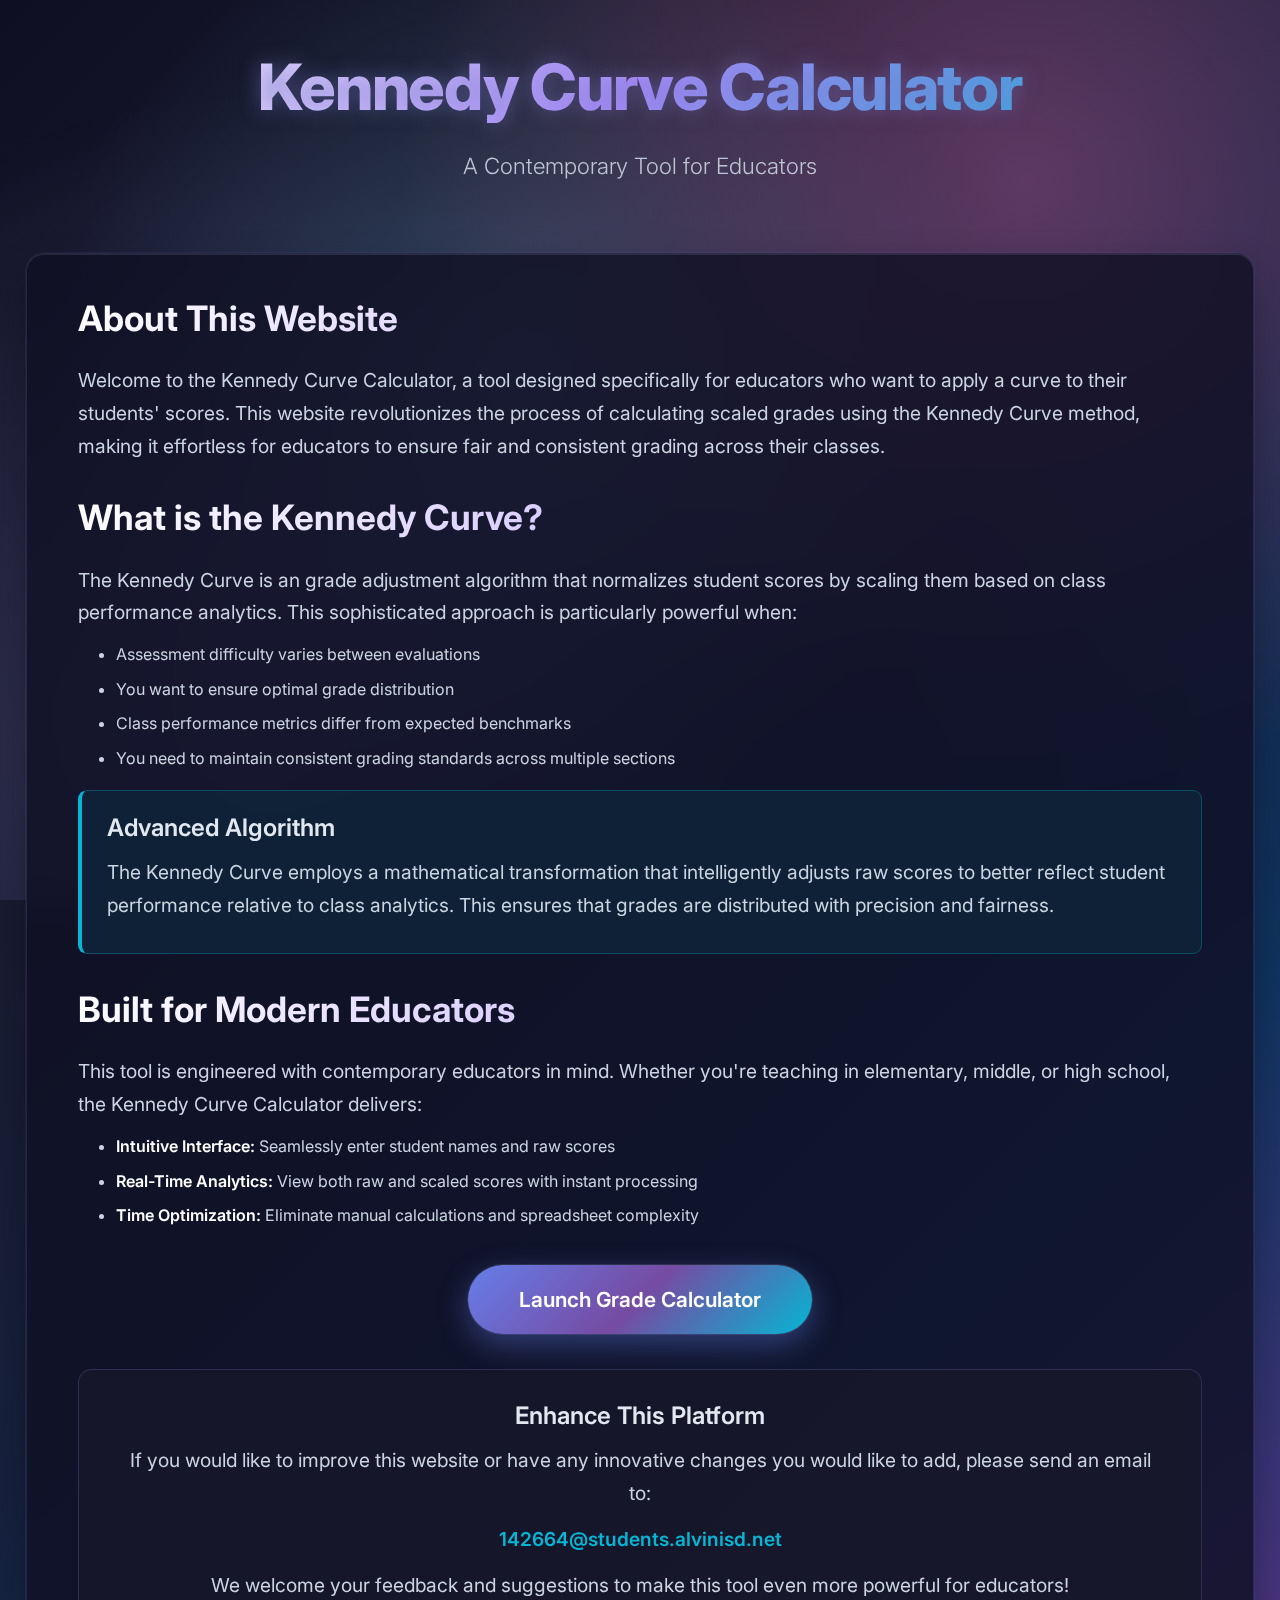
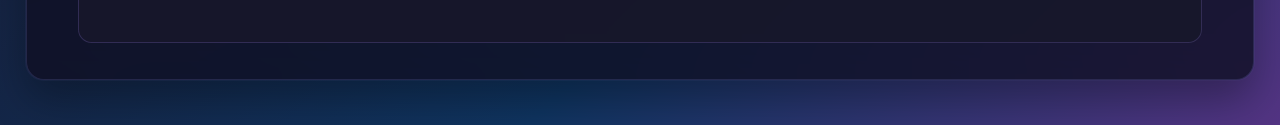
<file: index.html>
<!DOCTYPE html>
<html lang="en">
<head>
    <meta charset="UTF-8">
    <meta name="viewport" content="width=device-width, initial-scale=1.0">
    <title>Kennedy Curve Calculator</title>
    <link rel="stylesheet" href="styles.css">
    <link href="https://fonts.googleapis.com/css2?family=Inter:wght@300;400;600;700;800&display=swap" rel="stylesheet">
</head>
<body>
    <div class="container">
        <header>
            <h1>Kennedy Curve Calculator</h1>
            <p class="subtitle">A Contemporary Tool for Educators</p>
        </header>

        <div class="main-content">
            <div class="section">
                <h2>About This Website</h2>
                <p>Welcome to the Kennedy Curve Calculator, a tool designed specifically for educators who want to apply a curve to their students' scores. This website revolutionizes the process of calculating scaled grades using the Kennedy Curve method, making it effortless for educators to ensure fair and consistent grading across their classes.</p>
            </div>

            <div class="section">
                <h2>What is the Kennedy Curve?</h2>
                <p>The Kennedy Curve is an grade adjustment algorithm that normalizes student scores by scaling them based on class performance analytics. This sophisticated approach is particularly powerful when:</p>
                <ul>
                    <li>Assessment difficulty varies between evaluations</li>
                    <li>You want to ensure optimal grade distribution</li>
                    <li>Class performance metrics differ from expected benchmarks</li>
                    <li>You need to maintain consistent grading standards across multiple sections</li>
                </ul>
                
                <div class="highlight">
                    <h3>Advanced Algorithm</h3>
                    <p>The Kennedy Curve employs a mathematical transformation that intelligently adjusts raw scores to better reflect student performance relative to class analytics. This ensures that grades are distributed with precision and fairness.</p>
                </div>
            </div>

            <div class="section">
                <h2>Built for Modern Educators</h2>
                <p>This tool is engineered with contemporary educators in mind. Whether you're teaching in elementary, middle, or high school, the Kennedy Curve Calculator delivers:</p>
                <ul>
                    <li><strong>Intuitive Interface:</strong> Seamlessly enter student names and raw scores</li>
                    <li><strong>Real-Time Analytics:</strong> View both raw and scaled scores with instant processing</li>
                    <li><strong>Time Optimization:</strong> Eliminate manual calculations and spreadsheet complexity</li>
                </ul>
            </div>

            <div class="cta-section">
                <a href="manual-input.html" class="btn">Launch Grade Calculator</a>
            </div>

            <div class="contact-info">
                <h3>Enhance This Platform</h3>
                <p>If you would like to improve this website or have any innovative changes you would like to add, please send an email to:</p>
                <p><a href="mailto:142664@students.alvinisd.net">142664@students.alvinisd.net</a></p>
                <p>We welcome your feedback and suggestions to make this tool even more powerful for educators!</p>
            </div>
        </div>
    </div>
</body>
</html>
</file>
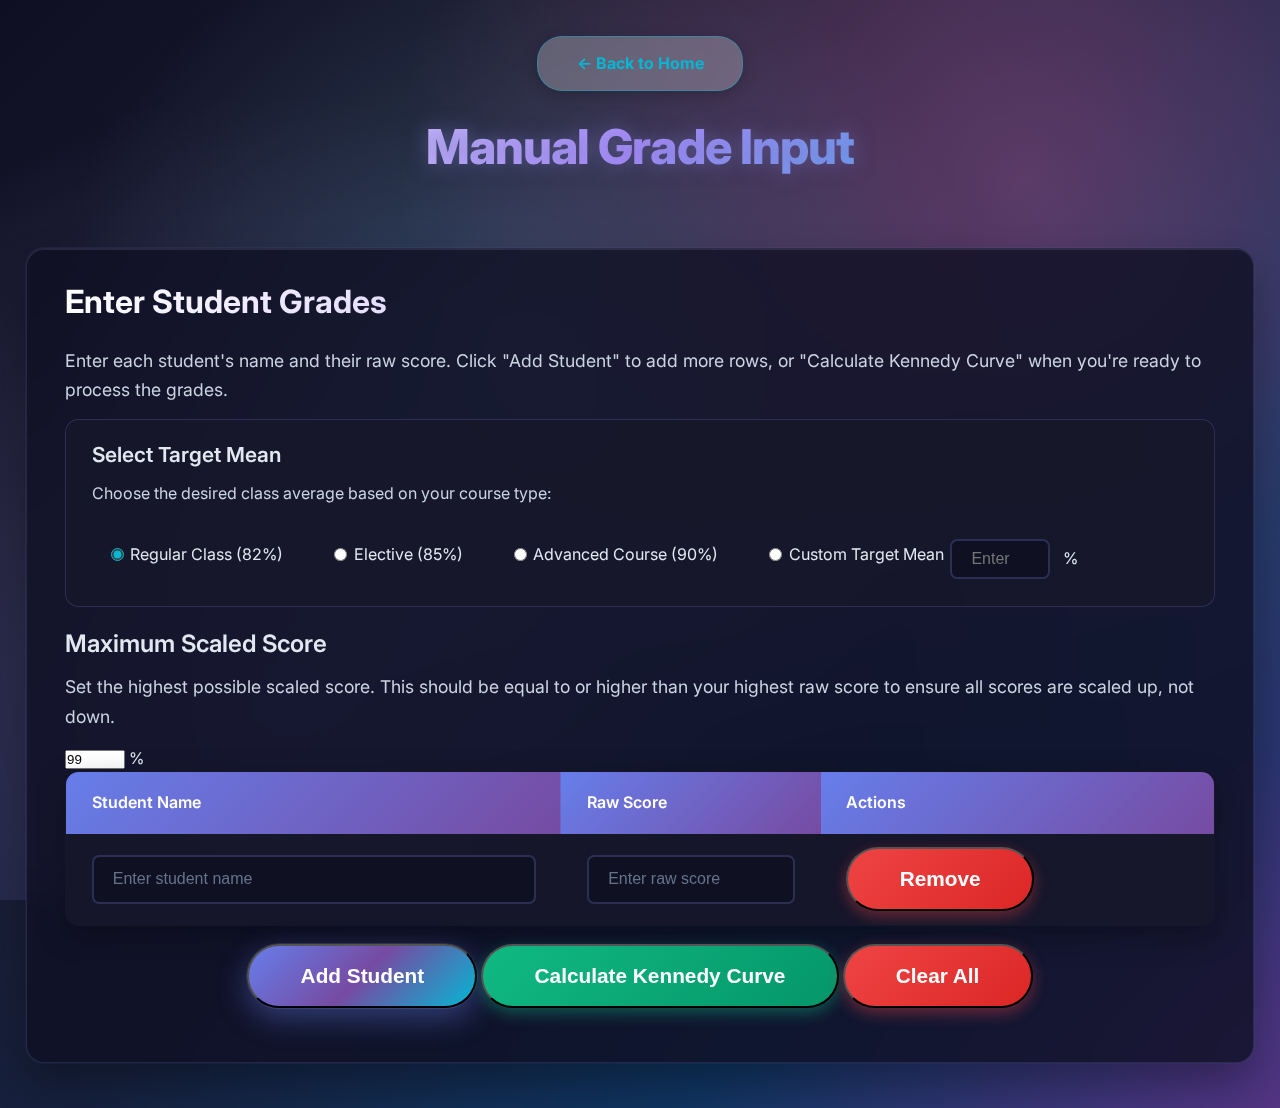
<file: manual-input.html>
<!DOCTYPE html>
<html lang="en">
<head>
    <meta charset="UTF-8">
    <meta name="viewport" content="width=device-width, initial-scale=1.0">
    <title>Manual Grade Input - Kennedy Curve Calculator</title>
    <link rel="stylesheet" href="styles.css">
    <link href="https://fonts.googleapis.com/css2?family=Inter:wght@300;400;600;700;800&display=swap" rel="stylesheet">
</head>
<body>
    <div class="container">
        <header class="manual-header">
            <a href="index.html" class="back-btn">← Back to Home</a>
            <h1>Manual Grade Input</h1>
        </header>

        <div class="main-content manual-main-content">
            <div class="input-section">
                <h2>Enter Student Grades</h2>
                <p>Enter each student's name and their raw score. Click "Add Student" to add more rows, or "Calculate Kennedy Curve" when you're ready to process the grades.</p>
                
                <div class="target-mean-section">
                    <h3>Select Target Mean</h3>
                    <p>Choose the desired class average based on your course type:</p>
                    <div class="target-mean-options">
                        <label>
                            <input type="radio" name="targetMean" value="82" checked onchange="toggleCustomTarget()">
                            Regular Class (82%)
                        </label>
                        <label>
                            <input type="radio" name="targetMean" value="85" onchange="toggleCustomTarget()">
                            Elective (85%)
                        </label>
                        <label>
                            <input type="radio" name="targetMean" value="90" onchange="toggleCustomTarget()">
                            Advanced Course (90%)
                        </label>
                        <label>
                            <input type="radio" name="targetMean" value="custom" id="customTarget" onchange="toggleCustomTarget()">
                            Custom Target Mean
                            <div class="custom-target-input">
                                <input type="number" id="customTargetValue" placeholder="Enter custom target mean" min="0" max="100" step="0.1">
                                <span>%</span>
                            </div>
                        </label>
                    </div>
                </div>

                <div class="max-scaled-section">
                    <h3>Maximum Scaled Score</h3>
                    <p>Set the highest possible scaled score. This should be equal to or higher than your highest raw score to ensure all scores are scaled up, not down.</p>
                    <div class="max-scaled-input">
                        <input type="number" id="maxScaledScore" placeholder="Enter max scaled score" min="0" max="100" step="1" value="99">
                        <span>%</span>
                    </div>
                </div>
                
                <table class="student-input-table" id="inputTable">
                    <thead>
                        <tr>
                            <th>Student Name</th>
                            <th>Raw Score</th>
                            <th>Actions</th>
                        </tr>
                    </thead>
                    <tbody id="inputTableBody">
                        <tr>
                            <td><input type="text" placeholder="Enter student name" class="student-name"></td>
                            <td><input type="number" placeholder="Enter raw score" class="raw-score" min="0" max="100"></td>
                            <td><button class="btn btn-danger" onclick="removeRow(this)">Remove</button></td>
                        </tr>
                    </tbody>
                </table>

                <div class="button-container">
                    <button class="btn" onclick="addStudentRow()">Add Student</button>
                    <button class="btn btn-secondary" onclick="calculateKennedyCurve()">Calculate Kennedy Curve</button>
                    <button class="btn btn-danger" onclick="clearAll()">Clear All</button>
                </div>
            </div>

            <div class="results-section hidden" id="resultsSection">
                <h2>Kennedy Curve Results</h2>
                
                <div class="stats-section">
                    <h3>Class Analytics</h3>
                    <div class="stats-grid" id="statsGrid">
                        <!-- Stats will be populated by JavaScript -->
                    </div>
                </div>

                <table class="results-table" id="resultsTable">
                    <thead>
                        <tr>
                            <th>Student Name</th>
                            <th>Raw Score</th>
                            <th>Scaled Score</th>
                            <th>Grade</th>
                        </tr>
                    </thead>
                    <tbody id="resultsTableBody">
                        <!-- Results will be populated by JavaScript -->
                    </tbody>
                </table>

                <div class="button-container">
                    <button class="btn btn-export" onclick="exportToCSV()">Export as CSV</button>
                </div>
            </div>
        </div>
    </div>

    <script src="script.js"></script>
</body>
</html>
</file>
<file: styles.css>
* {
    margin: 0;
    padding: 0;
    box-sizing: border-box;
}

body {
    font-family: 'Inter', 'Segoe UI', Tahoma, Geneva, Verdana, sans-serif;
    line-height: 1.6;
    color: #e2e8f0;
    background: linear-gradient(135deg, #0f0f23 0%, #1a1a2e 25%, #16213e 50%, #0f3460 75%, #533483 100%);
    min-height: 100vh;
    overflow-x: hidden;
    position: relative;
}

body::before {
    content: '';
    position: fixed;
    top: 0;
    left: 0;
    width: 100%;
    height: 100%;
    background: 
        radial-gradient(circle at 20% 80%, rgba(120, 119, 198, 0.3) 0%, transparent 50%),
        radial-gradient(circle at 80% 20%, rgba(255, 119, 198, 0.3) 0%, transparent 50%),
        radial-gradient(circle at 40% 40%, rgba(120, 219, 255, 0.2) 0%, transparent 50%);
    pointer-events: none;
    z-index: -1;
}

.container {
    max-width: 100vw;
    margin: 0 auto;
    padding: 2vh 2vw;
    min-height: 100vh;
    display: flex;
    flex-direction: column;
}

header {
    text-align: center;
    color: #ffffff;
    margin-bottom: 4vh;
    padding: 2vh 0;
}

h1 {
    font-size: clamp(2.5rem, 8vw, 4rem);
    margin-bottom: 1vh;
    text-shadow: 0 0 20px rgba(120, 119, 198, 0.5);
    background: linear-gradient(135deg, #ffffff 0%, #a78bfa 50%, #06b6d4 100%);
    -webkit-background-clip: text;
    -webkit-text-fill-color: transparent;
    background-clip: text;
    font-weight: 800;
    letter-spacing: -0.02em;
}

.subtitle {
    font-size: clamp(1rem, 3vw, 1.4rem);
    opacity: 0.9;
    color: #cbd5e1;
    font-weight: 300;
}

.main-content {
    background: rgba(15, 15, 35, 0.8);
    backdrop-filter: blur(20px);
    border: 1px solid rgba(120, 119, 198, 0.2);
    border-radius: 2vh;
    padding: 4vh 4vw;
    box-shadow: 
        0 20px 40px rgba(0, 0, 0, 0.3),
        0 0 0 1px rgba(120, 119, 198, 0.1),
        inset 0 1px 0 rgba(255, 255, 255, 0.1);
    margin-bottom: 3vh;
    flex: 1;
}

.section {
    margin-bottom: 3vh;
}

h2 {
    color: #ffffff;
    margin-bottom: 2vh;
    font-size: clamp(1.5rem, 4vw, 2.2rem);
    font-weight: 700;
    background: linear-gradient(135deg, #ffffff 0%, #a78bfa 100%);
    -webkit-background-clip: text;
    -webkit-text-fill-color: transparent;
    background-clip: text;
}

h3 {
    color: #e2e8f0;
    margin-bottom: 1vh;
    font-size: clamp(1.2rem, 3vw, 1.5rem);
    font-weight: 600;
}

p {
    margin-bottom: 1.5vh;
    font-size: clamp(1rem, 2.5vw, 1.2rem);
    line-height: 1.7;
    color: #cbd5e1;
}

.highlight {
    background: rgba(6, 182, 212, 0.1);
    border: 1px solid rgba(6, 182, 212, 0.3);
    border-left: 4px solid #06b6d4;
    padding: 2vh 2vw;
    margin: 2vh 0;
    border-radius: 1vh;
    backdrop-filter: blur(10px);
}

.cta-section {
    text-align: center;
    margin-top: 4vh;
}

.btn {
    display: inline-block;
    background: linear-gradient(135deg, #667eea 0%, #764ba2 50%, #06b6d4 100%);
    color: white;
    padding: 2vh 4vw;
    text-decoration: none;
    border-radius: 50px;
    font-size: clamp(1rem, 2.5vw, 1.3rem);
    font-weight: 600;
    transition: all 0.3s ease;
    box-shadow: 
        0 10px 30px rgba(102, 126, 234, 0.4),
        0 0 0 1px rgba(255, 255, 255, 0.1);
    position: relative;
    overflow: hidden;
}

.btn::before {
    content: '';
    position: absolute;
    top: 0;
    left: -100%;
    width: 100%;
    height: 100%;
    background: linear-gradient(90deg, transparent, rgba(255, 255, 255, 0.2), transparent);
    transition: left 0.5s;
}

.btn:hover::before {
    left: 100%;
}

.btn:hover {
    transform: translateY(-3px);
    box-shadow: 
        0 15px 40px rgba(102, 126, 234, 0.6),
        0 0 0 1px rgba(255, 255, 255, 0.2);
}

.contact-info {
    background: rgba(26, 26, 46, 0.6);
    backdrop-filter: blur(15px);
    border: 1px solid rgba(167, 139, 250, 0.2);
    border-radius: 1.5vh;
    padding: 3vh 3vw;
    margin-top: 3vh;
    text-align: center;
}

.contact-info a {
    color: #06b6d4;
    text-decoration: none;
    font-weight: 600;
    transition: color 0.3s ease;
}

.contact-info a:hover {
    color: #a78bfa;
    text-shadow: 0 0 10px rgba(167, 139, 250, 0.5);
}

ul {
    margin-left: 3vw;
    margin-bottom: 2vh;
}

li {
    margin-bottom: 1vh;
    color: #cbd5e1;
}

strong {
    color: #ffffff;
    font-weight: 600;
}

/* Manual Input Page Specific Styles */
.manual-header h1 {
    font-size: clamp(2rem, 6vw, 3rem);
    margin-bottom: 1vh;
}

.back-btn {
    display: inline-block;
    background: rgba(255, 255, 255, 0.25);
    backdrop-filter: blur(15px);
    color: #06b6d4;
    padding: 1.5vh 3vw;
    text-decoration: none;
    border-radius: 25px;
    margin-bottom: 2vh;
    transition: all 0.3s ease;
    border: 1px solid rgba(6, 182, 212, 0.4);
    font-size: clamp(0.9rem, 2vw, 1rem);
    font-weight: bold;
    box-shadow: 0 4px 15px rgba(0, 0, 0, 0.2);
}

.back-btn:hover {
    background: rgba(6, 182, 212, 0.2);
    transform: translateY(-2px);
    box-shadow: 0 6px 20px rgba(0, 0, 0, 0.3);
    border-color: rgba(6, 182, 212, 0.6);
    color: #ffffff;
}

.manual-main-content {
    padding: 3vh 3vw;
}

.input-section {
    margin-bottom: 3vh;
}

.input-section h2 {
    font-size: clamp(1.5rem, 4vw, 2rem);
}

.input-section p {
    font-size: clamp(1rem, 2.5vw, 1.1rem);
}

.target-mean-section {
    background: rgba(26, 26, 46, 0.6);
    backdrop-filter: blur(15px);
    border: 1px solid rgba(167, 139, 250, 0.2);
    border-radius: 1.5vh;
    padding: 2vh 2vw;
    margin-bottom: 2vh;
}

.target-mean-section h3 {
    font-size: clamp(1.1rem, 2.5vw, 1.3rem);
}

.target-mean-section p {
    font-size: clamp(0.9rem, 2vw, 1rem);
}

.target-mean-options {
    display: flex;
    gap: 1vw;
    flex-wrap: wrap;
    align-items: center;
}

.target-mean-options label {
    display: flex;
    align-items: center;
    gap: 0.5vw;
    color: #e2e8f0;
    font-size: clamp(0.9rem, 2vw, 1rem);
    cursor: pointer;
    padding: 1vh 1.5vw;
    border-radius: 0.8vh;
    transition: all 0.3s ease;
}

.target-mean-options label:hover {
    background: rgba(120, 119, 198, 0.1);
}

.target-mean-options input[type="radio"] {
    accent-color: #06b6d4;
}

.custom-target-input {
    display: flex;
    align-items: center;
    gap: 1vw;
    margin-top: 1vh;
}

.custom-target-input input[type="number"] {
    padding: 1vh 1.5vw;
    border: 2px solid rgba(120, 119, 198, 0.3);
    border-radius: 0.8vh;
    font-size: clamp(0.9rem, 2vw, 1rem);
    background: rgba(15, 15, 35, 0.8);
    color: #e2e8f0;
    width: 100px;
    transition: all 0.3s ease;
}

.custom-target-input input[type="number"]:focus {
    outline: none;
    border-color: #06b6d4;
    box-shadow: 0 0 0 3px rgba(6, 182, 212, 0.2);
    background: rgba(15, 15, 35, 0.9);
}

.student-input-table {
    width: 100%;
    border-collapse: collapse;
    margin-bottom: 2vh;
    background: rgba(26, 26, 46, 0.6);
    backdrop-filter: blur(15px);
    border-radius: 1.5vh;
    overflow: hidden;
    box-shadow: 0 10px 30px rgba(0, 0, 0, 0.3);
    border: 1px solid rgba(120, 119, 198, 0.2);
}

.student-input-table th {
    background: linear-gradient(135deg, #667eea 0%, #764ba2 100%);
    color: white;
    padding: 2vh 2vw;
    text-align: left;
    font-weight: 600;
    font-size: clamp(0.9rem, 2vw, 1rem);
}

.student-input-table td {
    padding: 1.5vh 2vw;
    border-bottom: 1px solid rgba(120, 119, 198, 0.1);
}

.student-input-table tr:hover {
    background: rgba(120, 119, 198, 0.1);
}

.student-input-table input {
    width: 100%;
    padding: 1.5vh 1.5vw;
    border: 2px solid rgba(120, 119, 198, 0.3);
    border-radius: 0.8vh;
    font-size: clamp(0.9rem, 2vw, 1rem);
    background: rgba(15, 15, 35, 0.8);
    color: #e2e8f0;
    transition: all 0.3s ease;
}

.student-input-table input:focus {
    outline: none;
    border-color: #06b6d4;
    box-shadow: 0 0 0 3px rgba(6, 182, 212, 0.2);
    background: rgba(15, 15, 35, 0.9);
}

.student-input-table input::placeholder {
    color: #64748b;
}

.btn-secondary {
    background: linear-gradient(135deg, #10b981 0%, #059669 100%);
    box-shadow: 0 5px 15px rgba(16, 185, 129, 0.4);
}

.btn-secondary:hover {
    box-shadow: 0 8px 25px rgba(16, 185, 129, 0.6);
}

.btn-danger {
    background: linear-gradient(135deg, #ef4444 0%, #dc2626 100%);
    box-shadow: 0 5px 15px rgba(239, 68, 68, 0.4);
}

.btn-danger:hover {
    box-shadow: 0 8px 25px rgba(239, 68, 68, 0.6);
}

.btn-export {
    background: linear-gradient(135deg, #f59e0b 0%, #d97706 100%);
    box-shadow: 0 5px 15px rgba(245, 158, 11, 0.4);
}

.btn-export:hover {
    box-shadow: 0 8px 25px rgba(245, 158, 11, 0.6);
}

.button-container {
    text-align: center;
    margin: 2vh 0;
}

.results-section {
    margin-top: 3vh;
    padding-top: 3vh;
    border-top: 2px solid rgba(120, 119, 198, 0.2);
}

.results-table {
    width: 100%;
    border-collapse: collapse;
    margin-top: 2vh;
    background: rgba(26, 26, 46, 0.6);
    backdrop-filter: blur(15px);
    border-radius: 1.5vh;
    overflow: hidden;
    box-shadow: 0 10px 30px rgba(0, 0, 0, 0.3);
    border: 1px solid rgba(120, 119, 198, 0.2);
}

.results-table th {
    background: linear-gradient(135deg, #10b981 0%, #059669 100%);
    color: white;
    padding: 2vh 2vw;
    text-align: left;
    font-weight: 600;
    font-size: clamp(0.9rem, 2vw, 1rem);
}

.results-table td {
    padding: 1.5vh 2vw;
    border-bottom: 1px solid rgba(120, 119, 198, 0.1);
    color: #e2e8f0;
    font-size: clamp(0.9rem, 2vw, 1rem);
}

.results-table tr:hover {
    background: rgba(16, 185, 129, 0.1);
}

.stats-section {
    background: rgba(26, 26, 46, 0.6);
    backdrop-filter: blur(15px);
    border: 1px solid rgba(167, 139, 250, 0.2);
    border-radius: 1.5vh;
    padding: 2vh 2vw;
    margin-bottom: 2vh;
}

.stats-section h3 {
    font-size: clamp(1.2rem, 3vw, 1.5rem);
}

.stats-grid {
    display: grid;
    grid-template-columns: repeat(auto-fit, minmax(15vw, 1fr));
    gap: 2vh 2vw;
}

.stat-item {
    text-align: center;
    padding: 2vh 1vw;
    background: rgba(15, 15, 35, 0.8);
    border-radius: 1vh;
    box-shadow: 0 5px 15px rgba(0, 0, 0, 0.2);
    border: 1px solid rgba(120, 119, 198, 0.2);
}

.stat-value {
    font-size: clamp(1.5rem, 4vw, 2.5rem);
    font-weight: bold;
    color: #06b6d4;
    text-shadow: 0 0 10px rgba(6, 182, 212, 0.5);
}

.stat-label {
    color: #cbd5e1;
    font-size: clamp(0.8rem, 2vw, 1rem);
    margin-top: 0.5vh;
}

.hidden {
    display: none;
}

.error-message {
    background: rgba(239, 68, 68, 0.1);
    color: #fca5a5;
    padding: 1.5vh 2vw;
    border-radius: 0.8vh;
    margin: 1vh 0;
    border-left: 4px solid #ef4444;
    backdrop-filter: blur(10px);
}

.success-message {
    background: rgba(16, 185, 129, 0.1);
    color: #6ee7b7;
    padding: 1.5vh 2vw;
    border-radius: 0.8vh;
    margin: 1vh 0;
    border-left: 4px solid #10b981;
    backdrop-filter: blur(10px);
}

/* Responsive adjustments */
@media (max-width: 768px) {
    .container {
        padding: 1vh 3vw;
    }
    
    .main-content {
        padding: 3vh 3vw;
    }
    
    .manual-main-content {
        padding: 2vh 3vw;
    }
    
    .stats-grid {
        grid-template-columns: repeat(auto-fit, minmax(25vw, 1fr));
    }
    
    .button-container {
        display: flex;
        flex-direction: column;
        align-items: center;
        gap: 1vh;
    }
    
    .btn {
        width: 80%;
        max-width: 300px;
    }

    .target-mean-options {
        flex-direction: column;
        align-items: flex-start;
    }

    .custom-target-input {
        flex-direction: column;
        align-items: flex-start;
        gap: 1vh;
    }
}

@media (max-width: 480px) {
    .container {
        padding: 1vh 4vw;
    }
    
    .main-content {
        padding: 2vh 4vw;
    }
    
    .manual-main-content {
        padding: 2vh 4vw;
    }
    
    .stats-grid {
        grid-template-columns: 1fr 1fr;
    }
    
    .student-input-table th,
    .student-input-table td {
        padding: 1vh 1vw;
    }
    
    .results-table th,
    .results-table td {
        padding: 1vh 1vw;
    }
}
</file>
